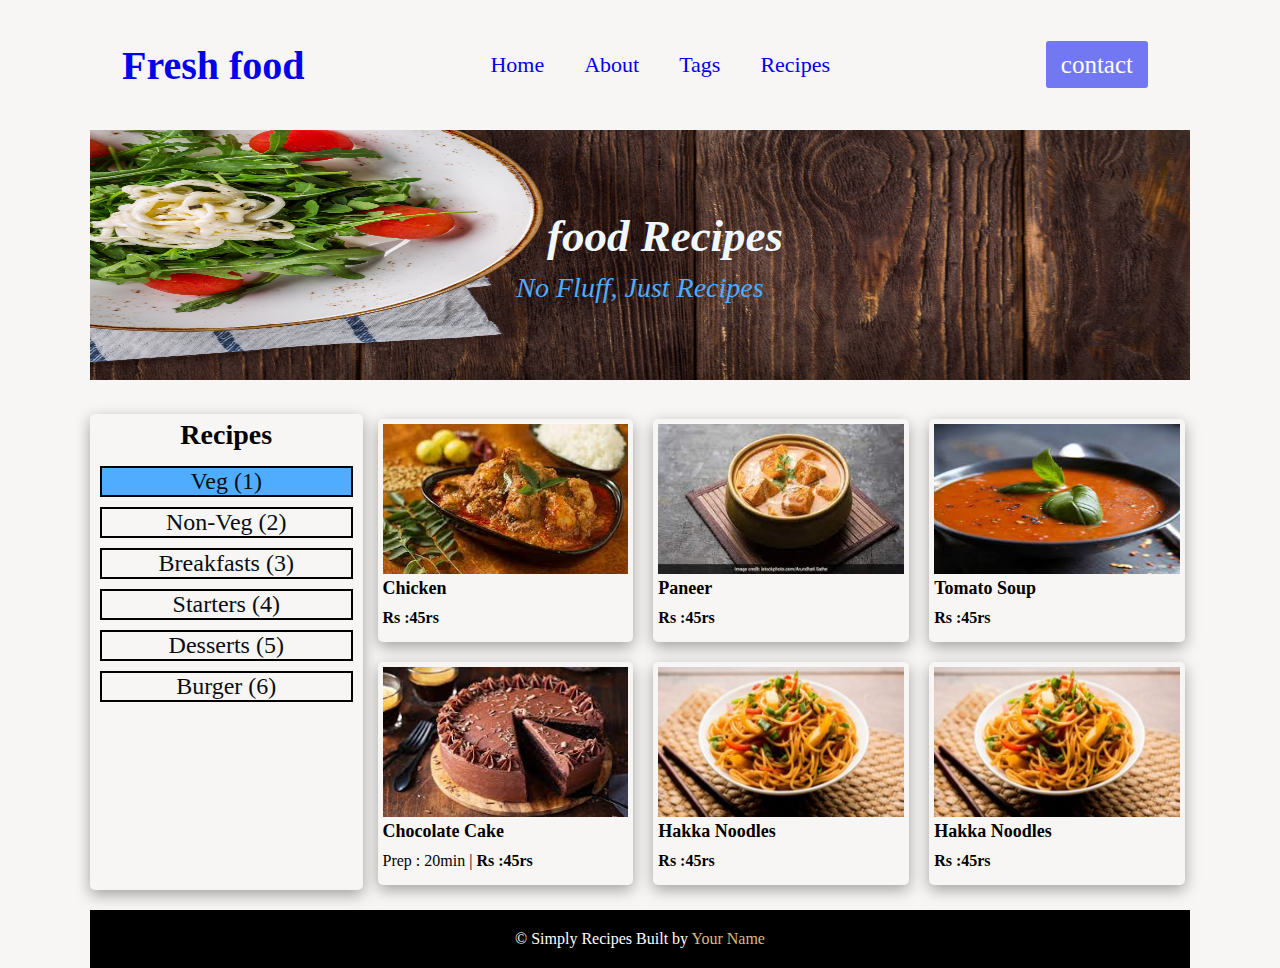
<file: Mini Project/Food Site/index.html>
<!DOCTYPE html>
<html lang="en">

<head>
    <meta charset="UTF-8" />
    <meta http-equiv="X-UA-Compatible" content="IE=edge" />
    <meta name="viewport" content="width=device-width, initial-scale=1.0" />
    <title>Fresh Food</title>
    <link rel="stylesheet" href="style.css" />
    <link rel="shortcut icon" href="/img/favicon.ico" type="image/x-icon">
</head>

<body>
    <nav class="navbar">
        <div class="nav-center">
            <div class="nav-header">
                <a href="index.html" class="nav-logo">
                    <h1 style="font-size: 40px; font-family:cursive;">Fresh food</h1>
                </a>
            </div>
            <div class="nav-links">
                <a href="index.html" class="nav-link"> home </a>
                <a href="index.html" class="nav-link"> about </a>
                <a href="index.html" class="nav-link"> tags </a>
                <a href="index.html" class="nav-link"> recipes </a>
            </div>
            <div>
                <a href="index.html" class="btn"> contact </a>
            </div>
        </div>
    </nav>
    <main class="page">
        <header class="hero">
            <div class="hero-container">
                <img src="./img/main3.jpg" alt="Main Image">
                <div class="hero-text">
                    <h1>food Recipes </h1>
                    <h4>No Fluff, Just Recipes</h4>
                </div>
            </div>
        </header>
        <section class="recipes-container">
            <div class="tags-container">
                <h4 class="text-r">recipes</h4>
                <div>
                    <a href="#" style="background-color: #4facff;"> Veg (1)</a>
                    <a href="#"> Non-Veg (2)</a>
                    <a href="#"> Breakfasts (3)</a>
                    <a href="#"> Starters (4)</a>
                    <a href="#"> Desserts (5)</a>
                    <a href="#"> Burger (6)</a>
                </div>
            </div>
            <div class="recipe-gallery">
                <div class="card">
                    <a href="#" class="recipe-text">
                        <img src="./img/recipe-1.jpeg" class="recipe-img" />
                        <h5 class="recipe-name">Chicken</h5>
                        <p class="recipe-disp"> <strong>Rs :45rs</strong></p>
                    </a>
                </div>
                <div class="card">
                    <a href="#" class="recipe-text">
                        <img src="./img/recipe-2.jpeg" class="recipe-img " />
                        <h5 class="recipe-name">Paneer</h5>
                        <p class="recipe-disp"><strong>Rs :45rs</strong></p>
                    </a>
                </div>
                <div class="card">
                    <a href="#" class="recipe-text">
                        <img src="./img/recipe-3.jpeg" class="recipe-img " />
                        <h5 class="recipe-name">Tomato Soup</h5>
                        <p class="recipe-disp">  <strong>Rs :45rs</strong></p>
                    </a>
                </div>
                <div class="card">
                    <a href="#" class="recipe-text">
                        <img src="./img/recipe-4.jpeg" class="recipe-img " />
                        <h5 class="recipe-name">Chocolate Cake</h5>
                        <p class="recipe-disp">Prep : 20min |  <strong>Rs :45rs</strong> </p>
                    </a>
                </div>
                <div class="card">
                    <a href="#" class="recipe-text">
                        <img src="./img/recipe-5.jpeg" class="recipe-img " />
                        <h5 class="recipe-name">Hakka Noodles</h5>
                        <p class="recipe-disp">  <strong>Rs :45rs</strong></p>
                    </a>
                </div>
                <div class="card">
                    <a href="#" class="recipe-text">
                        <img src="./img/recipe-5.jpeg" class="recipe-img " />
                        <h5 class="recipe-name">Hakka Noodles</h5>
                        <p class="recipe-disp">  <strong>Rs :45rs</strong></p>
                    </a>
                </div>
                 
            </div>
        </section>
    </main>

    <footer class="page-footer">
        <p>
            &copy;
            <span class="footer-logo">Simply Recipes</span> Built by
            <a href=#>Your Name</a>
        </p>
    </footer>
</body>

</html>




<!-- 
    const ab = document.querySelector(".nav-links")
let x = document.createElement("a")
x.classList.add("btn")
x.textContent="Recipes 2"
'Recipes 2'
ab.append(x)
 -->
</file>
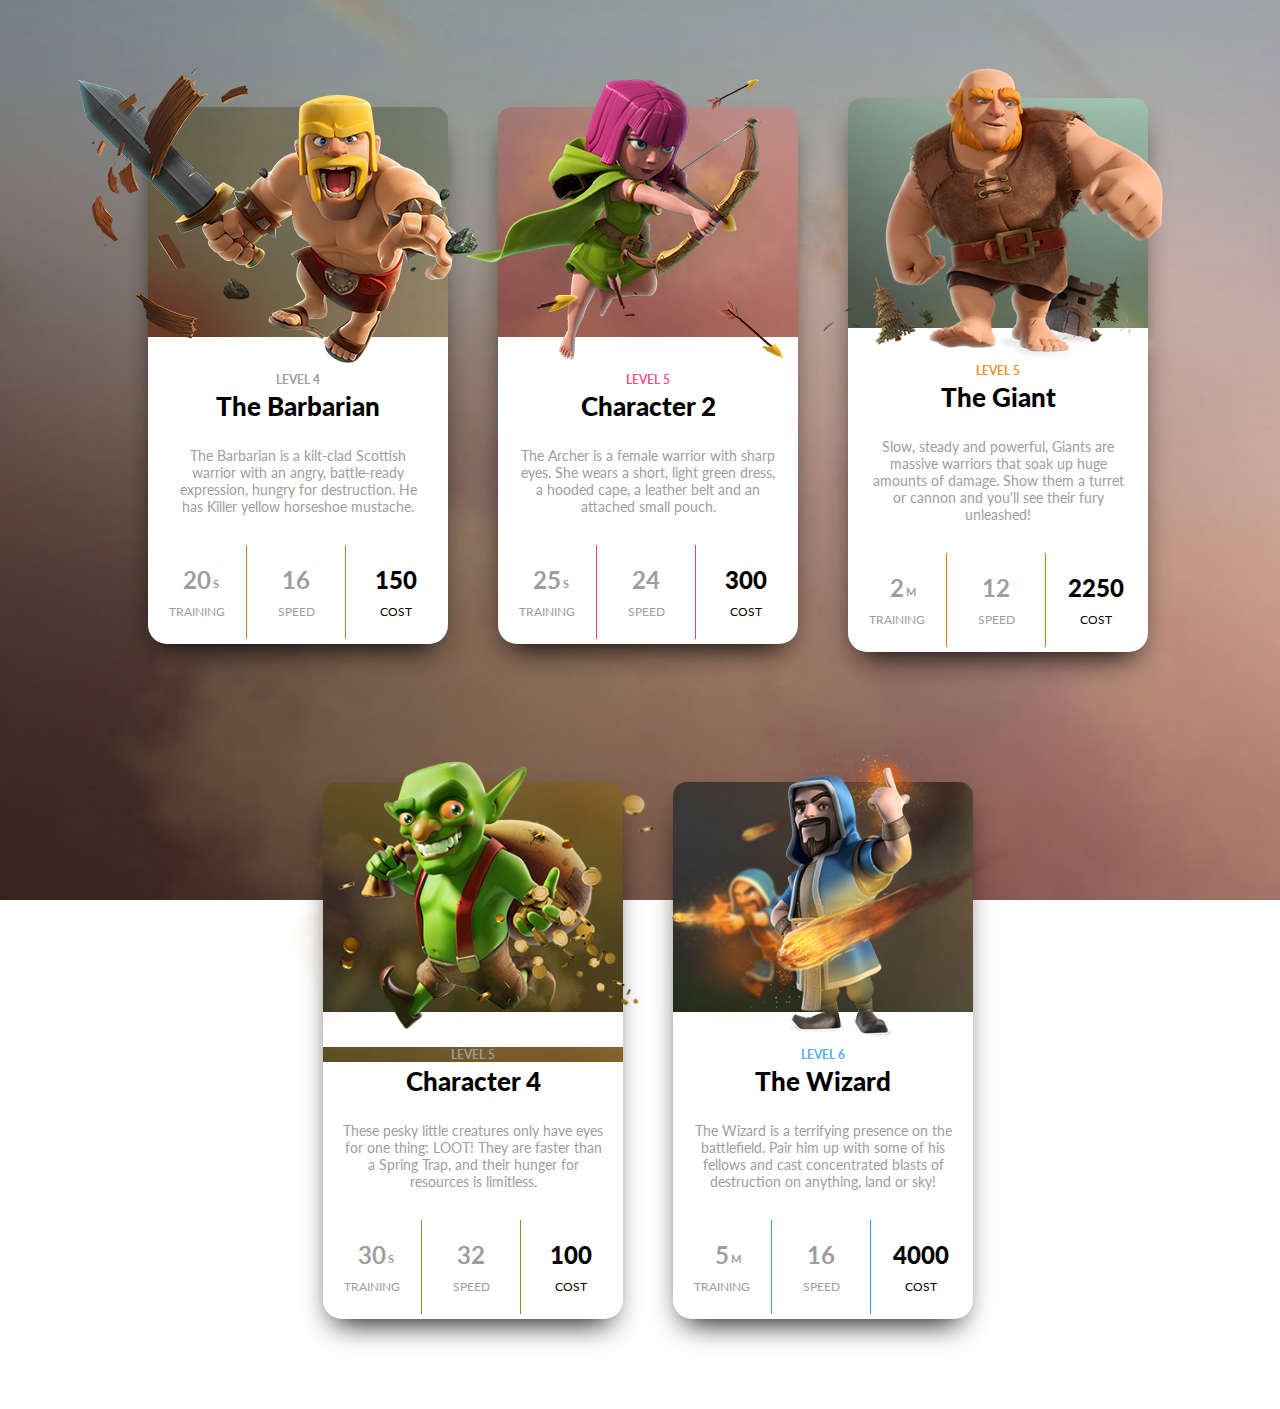
<file: Mini Project/Game collection/index.html>
<!DOCTYPE html>
<html lang="en">
<!-- Deepak Kumar -->
<head>
    <meta charset="UTF-8" />
    <meta http-equiv="X-UA-Compatible" content="IE=edge" />
    <meta name="viewport" content="width=device-width, initial-scale=1.0" />
    <title>Game Collection</title>
    <link rel="stylesheet" href="./style.css" />
</head>

<body>
    <div class="container">
        <div class="wrapper">
            <div class="clash-card barbarian">
                <div class="clash-card__image clash-card__image--barbarian">
                    <img src="./assets/barbarian.png" alt="barbarian" />
                </div>
                <div class="clash-card__level deepak ">
                    Level 4
                </div>
                <div>The Barbarian</div>
                <div class=" description">
                    The Barbarian is a kilt-clad Scottish warrior with an angry,
                    battle-ready expression, hungry for destruction. He has Killer
                    yellow horseshoe mustache.
                </div>

                <div class="clash-card__unit-stats  stats--bar clearfix">
                    <div class="one-third">
                        <div class="stat">20<sup>S</sup></div>
                        <div class="stat-value">Training</div>
                    </div>

                    <div class="one-third">
                        <div class="stat">16</div>
                        <div class="stat-value">Speed</div>
                    </div>

                    <div class="one-third no-border">
                        <div class="stat">150</div>
                        <div class="stat-value">Cost</div>
                    </div>
                </div>
            </div>
        </div>
        <!-- end wrapper -->

        <div class="wrapper">
            <div class="clash-card archer">
                <div class="clash-card__image clash-card__image--archer">
                    <img src="./assets/archer.png" alt="archer" />
                </div>
                <div class="clash-card__level card-level-textr">Level 5</div>
                <div>Character 2</div>
                <div class=" description">
                    The Archer is a female warrior with sharp eyes. She wears a short,
                    light green dress, a hooded cape, a leather belt and an attached
                    small pouch.
                </div>

                <div class="clash-card__unit-stats  strt-archer clearfix">
                    <div class="one-third">
                        <div class="stat">25<sup>S</sup></div>
                        <div class="stat-value">Training</div>
                    </div>

                    <div class="one-third">
                        <div class="stat">24</div>
                        <div class="stat-value">Speed</div>
                    </div>

                    <div class="one-third no-border">
                        <div class="stat">300</div>
                        <div class="stat-value">Cost</div>
                    </div>
                </div>
            </div>
            <!-- end clash-card archer-->
        </div>
        <!-- end wrapper -->

        <div class="wrapper">
            <div class="clash-card giant">
                <div class="clash-card__image card_img">
                    <img src="./assets/giant.png" alt="giant" />
                </div>
                <div class="clash-card__level  level-gi">Level 5</div>
                <div>The Giant</div>
                <div class=" description">
                    Slow, steady and powerful, Giants are massive warriors that soak up
                    huge amounts of damage. Show them a turret or cannon and you'll see
                    their fury unleashed!
                </div>

                <div class="clash-card__unit-stats unit-giant clearfix">
                    <div class="one-third">
                        <div class="stat">2<sup>M</sup></div>
                        <div class="stat-value">Training</div>
                    </div>

                    <div class="one-third">
                        <div class="stat">12</div>
                        <div class="stat-value">Speed</div>
                    </div>

                    <div class="one-third no-border">
                        <div class="stat">2250</div>
                        <div class="stat-value">Cost</div>
                    </div>
                </div>
            </div>
        </div>
        <!-- end wrapper -->

        <div class="wrapper">
            <div class="clash-card goblin">
                <div class="clash-card__image  globian-dep">
                    <img src="./assets/goblin.png" alt="goblin" />
                </div>
                <div class="clash-card__level  globian-dep">Level 5</div>
                <div>Character 4</div>
                <div class=" description">
                    These pesky little creatures only have eyes for one thing: LOOT!
                    They are faster than a Spring Trap, and their hunger for resources
                    is limitless.
                </div>

                <div class="clash-card__unit-stats  clash-gob clearfix">
                    <div class="one-third">
                        <div class="stat">30<sup>S</sup></div>
                        <div class="stat-value">Training</div>
                    </div>

                    <div class="one-third">
                        <div class="stat">32</div>
                        <div class="stat-value">Speed</div>
                    </div>

                    <div class="one-third no-border">
                        <div class="stat">100</div>
                        <div class="stat-value">Cost</div>
                    </div>
                </div>
            </div>
        </div>
        <!-- end wrapper -->

        <div class="wrapper">
            <div class="clash-card wizard">
                <div class="clash-card__image  clash-wiz">
                    <img src="./assets/wizard.png" alt="wizard" />
                </div>
                <div class="clash-card__level level_wizard_card">Level 6</div>
                <div>The Wizard</div>
                <div class=" description">
                    The Wizard is a terrifying presence on the battlefield. Pair him up
                    with some of his fellows and cast concentrated blasts of destruction
                    on anything, land or sky!
                </div>

                <div class="clash-card__unit-stats clash-card-wiz clearfix">
                    <div class="one-third">
                        <div class="stat">5<sup>M</sup></div>
                        <div class="stat-value">Training</div>
                    </div>

                    <div class="one-third">
                        <div class="stat">16</div>
                        <div class="stat-value">Speed</div>
                    </div>

                    <div class="one-third no-border">
                        <div class="stat">4000</div>
                        <div class="stat-value">Cost</div>
                    </div>
                </div>
            </div>
            <!--End of the card-->
        </div>
        <!-- end wrapper -->
    </div>
    <!-- end container -->
</body>

</html>
</file>
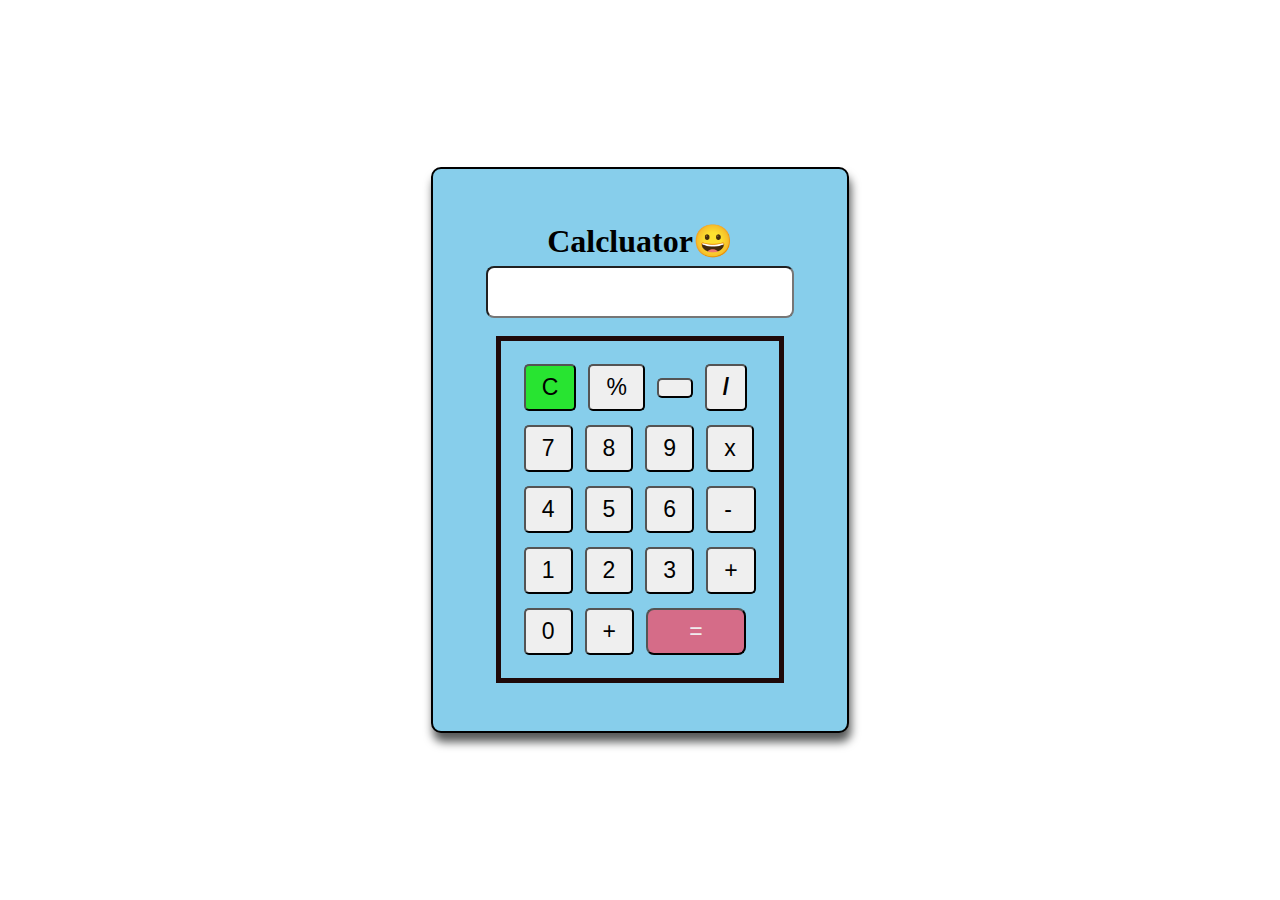
<file: JovacInternshipCodingBlocks/Small Project/Html/index.html>
<!DOCTYPE html>
<html lang="en">

<link>
<meta charset="UTF-8">
<meta name="viewport" content="width=device-width, initial-scale=1.0">
<link rel="stylesheet" href="https://cdnjs.cloudflare.com/ajax/libs/font-awesome/6.3.0/css/all.min.css"
        integrity="sha512-SzlrxWUlpfuzQ+pcUCosxcglQRNAq/DZjVsC0lE40xsADsfeQoEypE+enwcOiGjk/bSuGGKHEyjSoQ1zVisanQ=="
        crossorigin="anonymous" referrerpolicy="no-referrer" />
        <!-- <link rel="stylesheet" href="../CSS/style.css"> -->
<title>Document</title>
</head>
<style>
    * {
        margin: 0;
        padding: 0;
    }

    body {
        display: flex;
        width: 100%;
        height: 100vh;
        flex-direction: column;
        flex-wrap: wrap;
        justify-content: center;
        align-items: center;
        box-sizing: border-box;
    }

    table {
        display: flex;
        flex-direction: column;
        justify-content: center;
        align-items: center;
        padding: 3rem;
        background-color: skyblue;
        border-radius: 10px;
        border: 2px solid black;
        box-shadow: 2px 9px 10px  rgb(87, 89, 89);
    }

    td,
    th {
        padding: 5px;
        text-align: center;
        
    }

    td {
        border-radius: 2px;
    }

    thead {

        margin-bottom: .8rem;
        display: flex;
        flex-direction: column;
        border-radius: 2px solid #0000;

    }

    thead tr td {
        display: flex;
        flex-direction: column;
        text-align: center;
        border-radius: 8px;
    }

    tbody {
        display: flex;
        flex-direction: column;
        /* align-items: center; */
        padding: 1rem;
        /* border-spacing: .3rem; */

        border: 5px solid rgb(30, 9, 9);

    }

    thead tr td #screen {
        /* text-align: center; */
        display: block;
        /* max-width: 80%; */
        width: 19rem;
        height: 3rem;
        font-size: 25px;
        border-radius: 8px;
        /* margin-left: 3rem; */
    }

    thead tr th button {
        /* align-items: center; */
        padding: .5rem 3rem;
        font-size: 23px;
    }

    tbody tr td button {
        display: flex;
        flex-direction: column;
        font-size: 23px;
        align-items: center;
        padding: .5rem 1rem;
        border-radius: 5px;
        transition: .5s;

    }

    button:hover {
        background: #5f5353;
        color: aliceblue;
    }

    tbody tr #btn button {
        /* display: grid; */
        width: 100px;
        padding: .5rem 1rem;
        align-items: center;
    }
</style>

<body>
    <table cellspacing="">

        <thead>


            <tr class="input">

                <td>
                    <h1 style="margin-bottom: .4rem;"><strong>Calcluator😀</strong></h1>
                    <input type="text" id="screen" name="text" />
                </td>
            </tr>

        </thead>
        <tbody class="flex">
            <tr class="head">
                <td><button style="background: rgb(40, 228, 49);">C</button></td>
                <td><button>%</button></td>
                <td><button style="text-align: center; " ><i class="fa-sharp fa-solid fa-delete-left"> </i></button></td>
                <td><button ><strong>/</strong></button></td>
            </tr>
            <tr>
                <td><button>7</button></td>
                <td><button>8</button></td>
                <td><button>9</button></td>
                <td><button>x</button></td>
            </tr>
            <tr>
                <td><button>4</button></td>
                <td><button>5</button></td>
                <td><button>6</button></td>
                <td><button>-&nbsp;</button></td>

            </tr>
            <tr>
                <td><button>1</button></td>
                <td><button>2</button></td>
                <td><button>3</button></td>
                <td><button>+</button></td>



            </tr>
            <tr>
                <td><button>0</button></td>
                <td><button>+</button></td>
                <td id="btn"><button style="background:  rgba(238, 77, 104, 0.756); color: rgba(241, 241, 242, 0.97); outline: none;border-radius: 8px;">=     </button></td>


            </tr>
        </tbody>
        </thead>
    </table>
</body>
<script src="cal.js"></script>

</html>
</file>
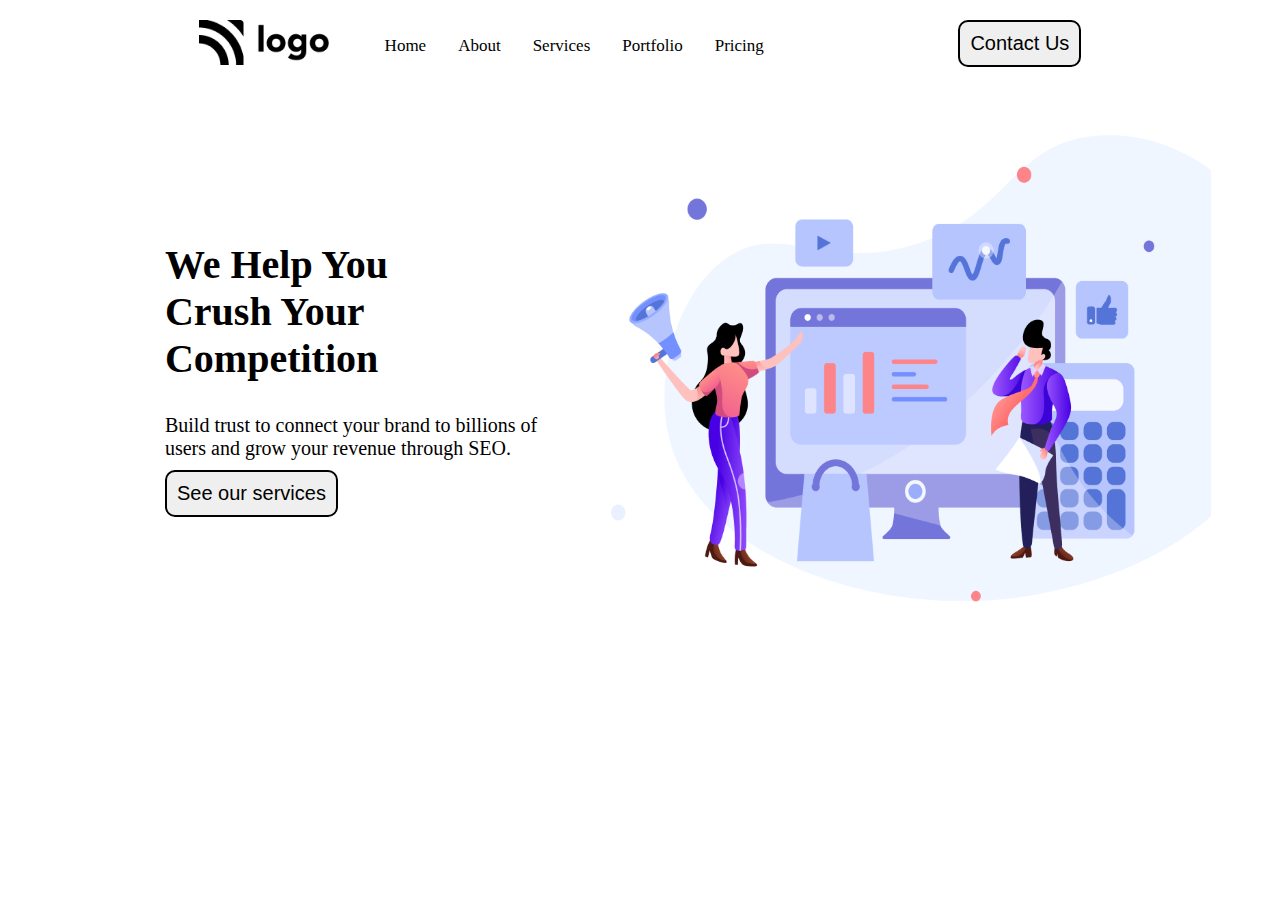
<file: Mini Project/Landing Page/Project  4/index.html>
<!DOCTYPE html>
<html lang="en">
  <head>
    <meta charset="UTF-8" />
    <meta http-equiv="X-UA-Compatible" content="IE=edge" />
    <meta name="viewport" content="width=device-width, initial-scale=1.0" />
    <!-- stylesheet -->
    <link rel="stylesheet" href="style.css" />
    <!-- Font -->
    <link rel="preconnect" href="https://fonts.googleapis.com" />
    <link rel="preconnect" href="https://fonts.gstatic.com" crossorigin />
    <link
      href="https://fonts.googleapis.com/css2?family=Poppins:wght@200;300;400;500;600;700;800&display=swap"
      rel="stylesheet"
    />
    <title>Landing Page</title>
  </head>
  <body>
    <div class="container">
      <section aria-label="navbar">
        <nav class="navbar-container">
          <div class="grow-list">
          <div>  
            <img src="./assets/Logo.png" width="130px" alt="brand-logo" />
          </div>
            <ul class="list">
              <li class="list-item">Home</li>
              <li class="list-item">About</li>
              <li class="list-item">Services</li>
              <li class="list-item">Portfolio</li>
              <li class="list-item">Pricing</li>
            </ul>
          </div>
          <div class="button-group">
            <button class="nav-button">Contact Us</button>
          </div>
        </nav>
      </section>
      <!-- Banner -->
      <section aria-label="banner">
        <div class="banner-container">
          <!-- Left text -->
          <div class="left">
            <h1 class="heading-text">
              We Help You <br><span>Crush</span> Your<br> Competition
            </h1>
            <p class="description">
              Build trust to connect your brand to billions of<br> users and grow
              your revenue through SEO.
            </p>
            <button class="nav-button btn">See our services</button>
          </div>
          <!-- Right Text -->
          <div class="right">
            <img src="./assets/Header Illustration.png" width="600px" alt="illustration" />
          </div>
        </div>
      </section>
    </div>
  </body>
</html>
</file>
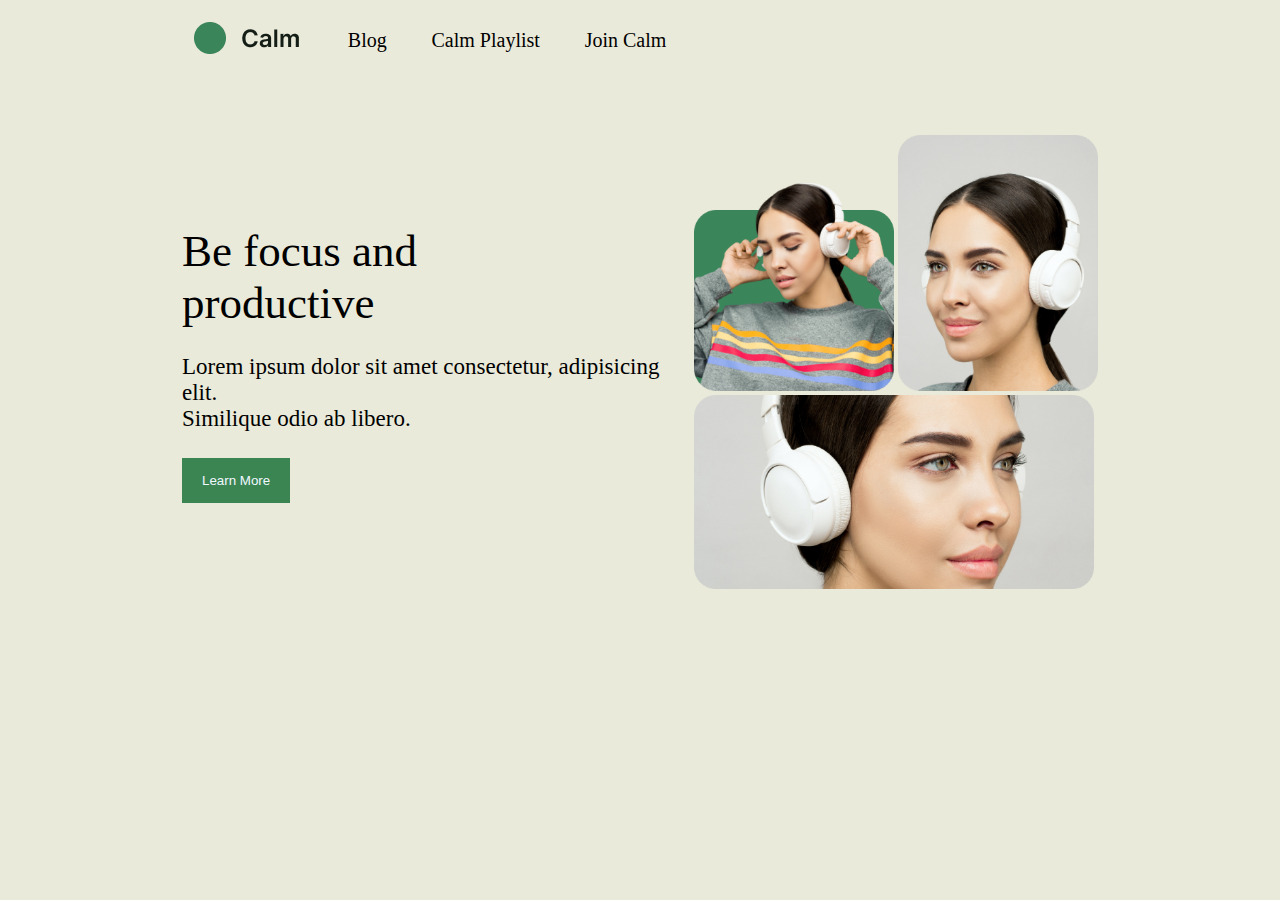
<file: Mini Project/Landing Page/Project 1/index.html>
<!DOCTYPE html>
<html lang="en">
<head>
    <meta charset="UTF-8">
    <meta name="viewport" content="width=device-width, initial-scale=1.0">
    <title>Document</title>
    <link rel="stylesheet" href="style.css">
</head>
 
<body>
    <nav>
     <ul>
        <li><img src="./images/logo.png"></li>
        <li>Blog</li>
        <li>Calm Playlist</li>
        <li>Join Calm</li>
     </ul>
     </nav>

    <!-- Hero Section -->
    <main>
        <div class="leftMain">
            <div>Be focus and <br> productive</div>
            <p> Lorem ipsum dolor sit amet consectetur, adipisicing elit.<br> Similique odio ab libero.</p>
            <button>Learn More</button>
        </div>
        <!-- Right  -->
        <div class="rightMain">
            <div>
                <img src="./images/img1.png">
                <img src="./images/img2.png">
            </div>
            <div><img src="./images/img3.png"></div>
            
        </div>
    </main>


    
</body>
</html>
</file>
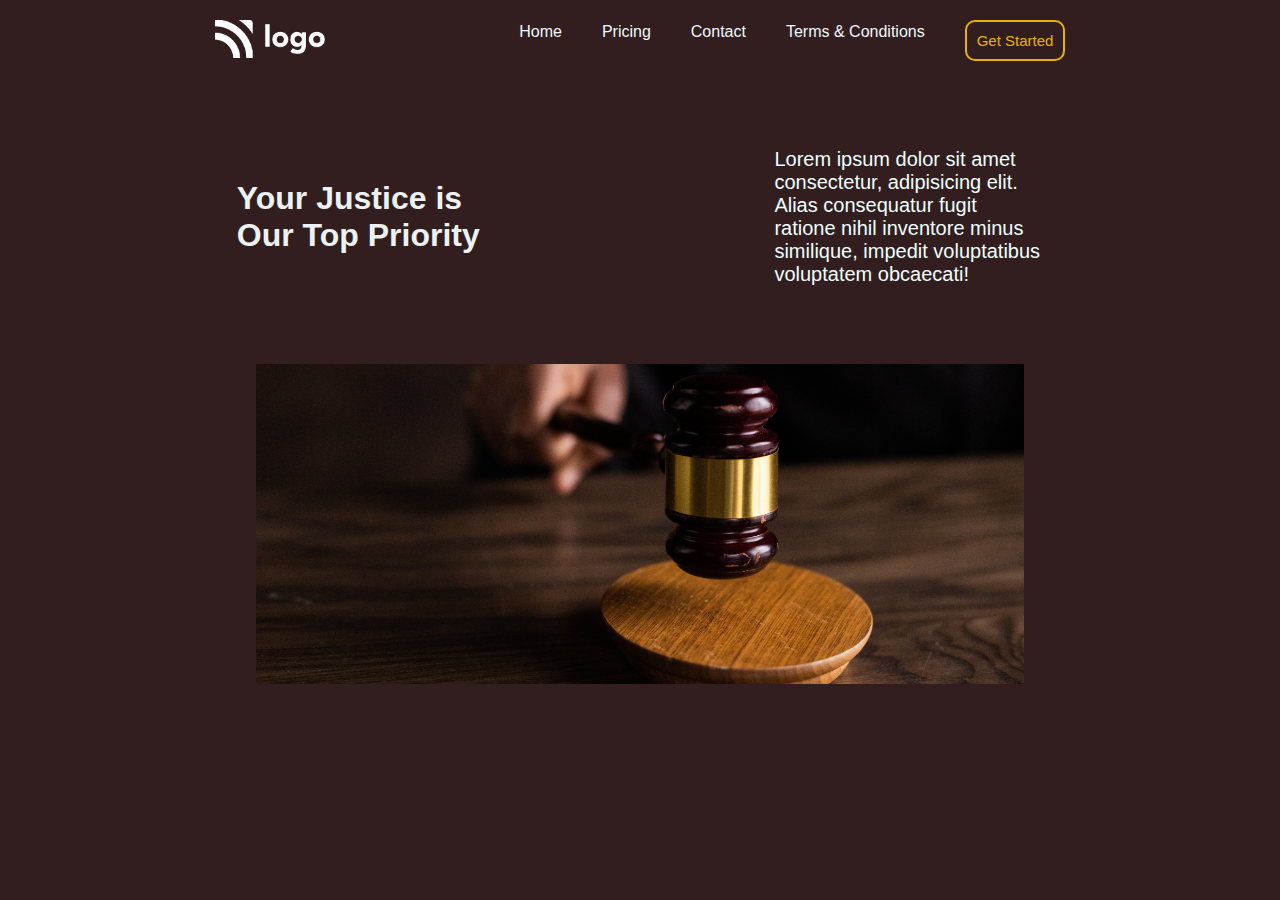
<file: Mini Project/Landing Page/Project 3/index.html>
<!DOCTYPE html>
<html lang="en">

<head>
    <meta charset="UTF-8">
    <meta name="viewport" content="width=device-width, initial-scale=1.0">
    <title>Document</title>
    <link rel="stylesheet" href="style.css">
</head>
<style>
    
</style>

<body>
    <nav>
        <div><img src="./assets/white-logo.png" width="110px"></div>
        <div>
            <ul>

                <li>Home</li>
                <li>Pricing</li>
                <li>Contact</li>
                <li>Terms & Conditions</li>
                <button>Get Started</button>
            </ul>
        </div>
    </nav>

    <!-- Hero Section -->
    <main>
        <div class="leftMain">
            <h1>Your Justice is <br> Our Top Priority</h1>
        </div>
        <div class="rightMain"><p>
            Lorem ipsum dolor sit amet consectetur, adipisicing elit.
             Alias consequatur fugit ratione nihil inventore
            minus similique, impedit voluptatibus voluptatem obcaecati!</p>
        </div>
        
    </main>
    <footer><img src="./assets/banner.png"></footer>
    



</body>

</html>
</file>
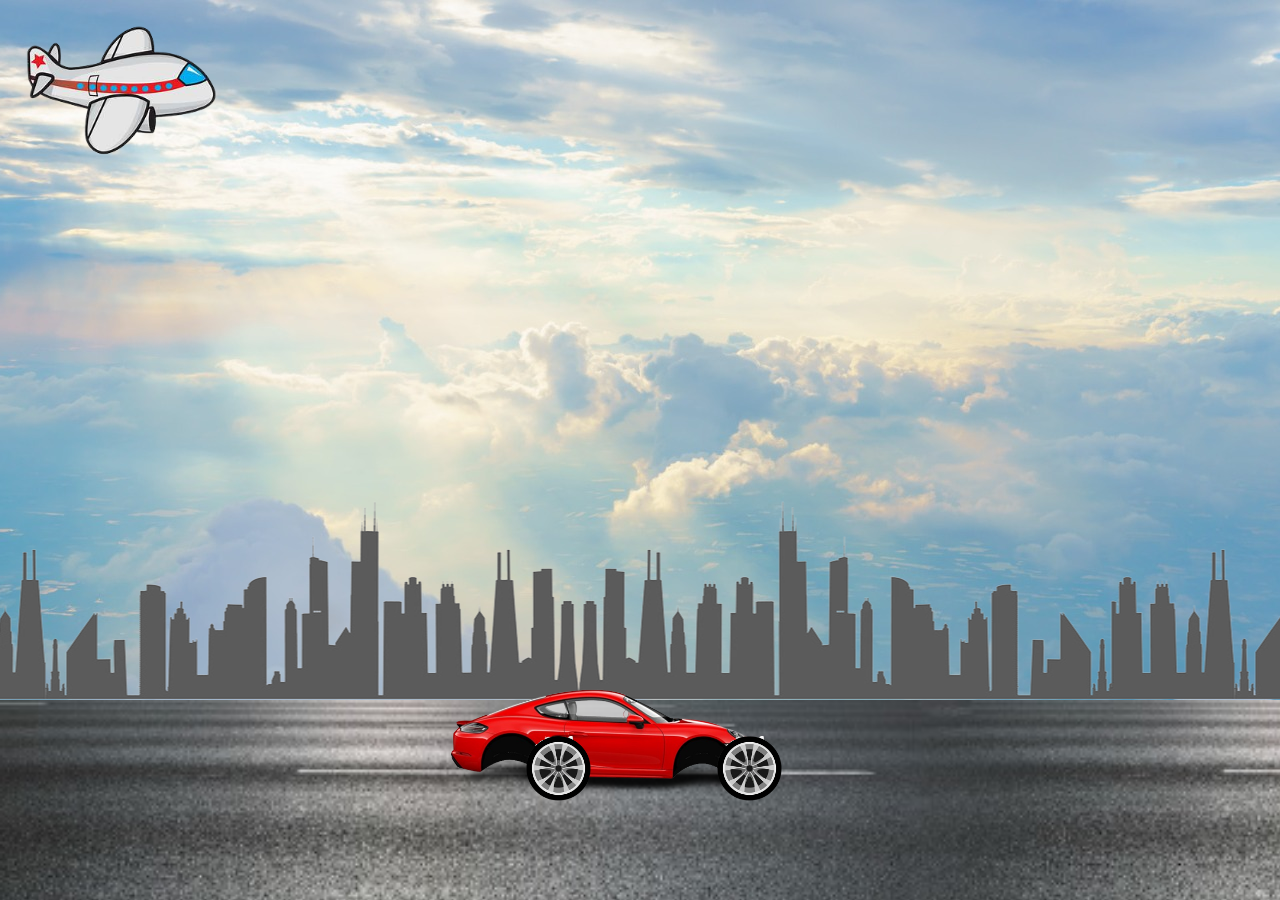
<file: JovacInternshipCodingBlocks/Small Project/Html/CarAnimation.html>
<!DOCTYPE html>
<html lang="en">
<head>
    <meta charset="UTF-8">
    <meta http-equiv="X-UA-Compatible" content="IE=edge">
    <meta name="viewport" content="width=device-width, initial-scale=1.0">
    <link rel="stylesheet" href="../CSS/style.css">
    <title>Document</title>
</head>
<body>
    <div class="car2">
        <img src="../images/Assest/aeroplane.png" alt="car">
    </div>
    <div class="samarth">

        <div class="highway"></div>
        <div class="city"></div>
        <div class="car">
            <img src="../images/Assest/car.png" alt="">
        </div>
        <div class="wheel">
            <img src="../images/Assest/wheel.png" alt="" class="back-wheel">
            <img src="../images/Assest/wheel.png" alt="" class="front-wheel">
        </div>

        
    </div>
    
</body>
</html>
</file>
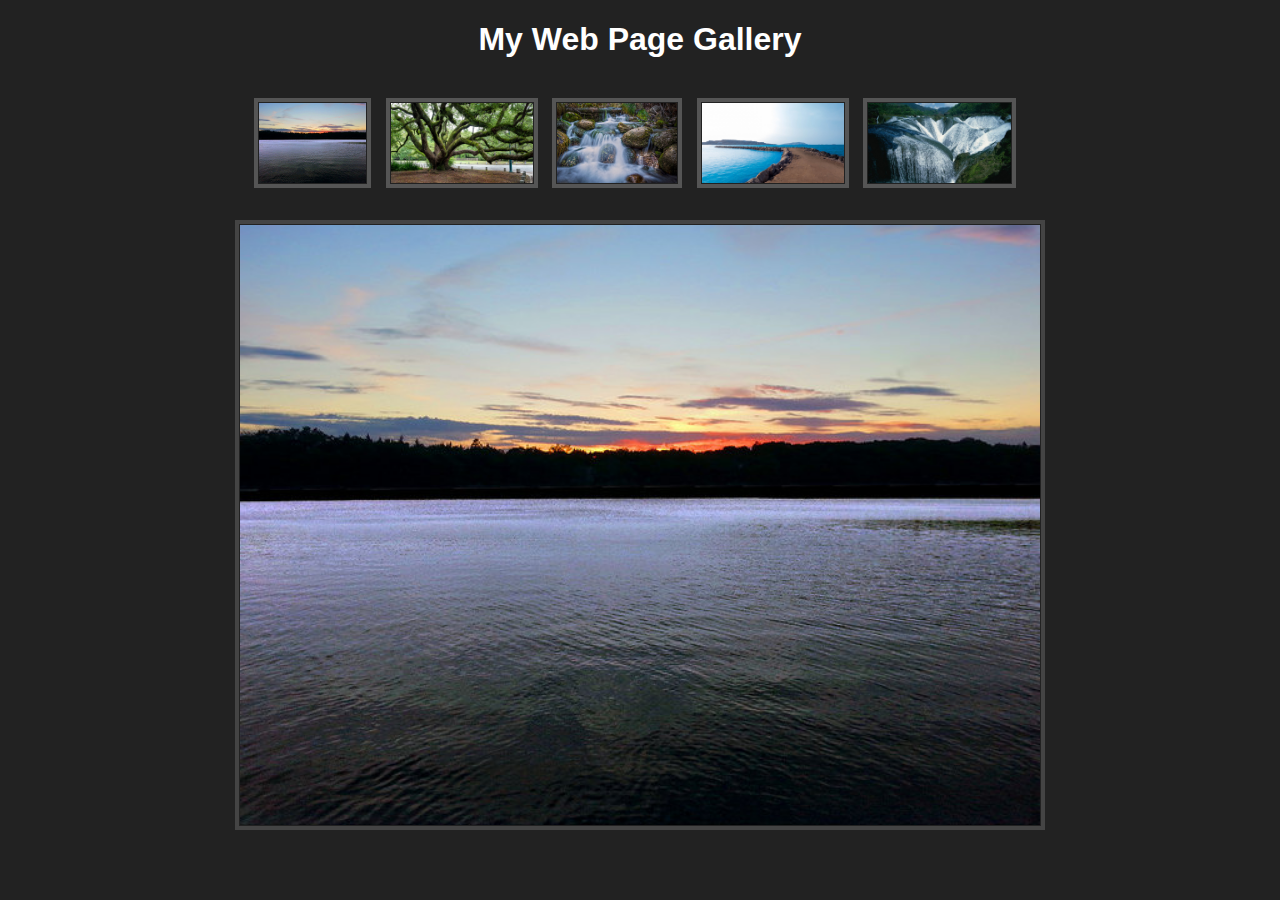
<file: JovacInternshipCodingBlocks/Small Project/Html/GallaryJs.html>
<!DOCTYPE html>
<html>
<head>
<meta charset="utf-8" />
<meta name="viewport" content="width=device-width, initial-scale=1">
<title>CSS Web Page</title>

<style>

	body {
		background: #222;
		margin-top: 20px;
		font-family: arial;
		color: white;
	}
	
	.thumbnails img {
	height: 80px;
	border: 4px solid #555;
	padding: 1px;
	margin: 0 10px 10px 0;
	overflow-x: auto;
	transition: 2ms;
	}
	
	.thumbnails img:hover {
	border: 4px solid #00ccff;
	transform:  scale(1)
	}
	
	.preview img {
	border: 4px solid #444;
	padding: 1px;
	width: 800px;
	}
	
</style>

</head>
<body>

<div id="container" align="center">

	<h1>My Web Page Gallery</h1>
		
	<br />
	
	<div class="thumbnails">
		<img onmouseover="preview.src=img1.src" name="img1" src="../images/Assest/img1.jpg" />
		<img onmouseover="preview.src=img2.src" name="img2" src="../images/Assest/img2.jpg" />
		<img onmouseover="preview.src=img3.src" name="img3" src="../images/Assest/img3.jpg" />
		<img onmouseover="preview.src=img4.src" name="img4" src="../images/Assest/img4.jpg" />
		<img onmouseover="preview.src=img5.src" name="img5" src="../images/Assest/img5.jpg" />
    
	</div>
	
	<br/>
	
	<div class="preview" align="center">
		<img name="preview" src="../images/Assest/img1.jpg" />
	</div>

</div>

</body>
</html>
</file>
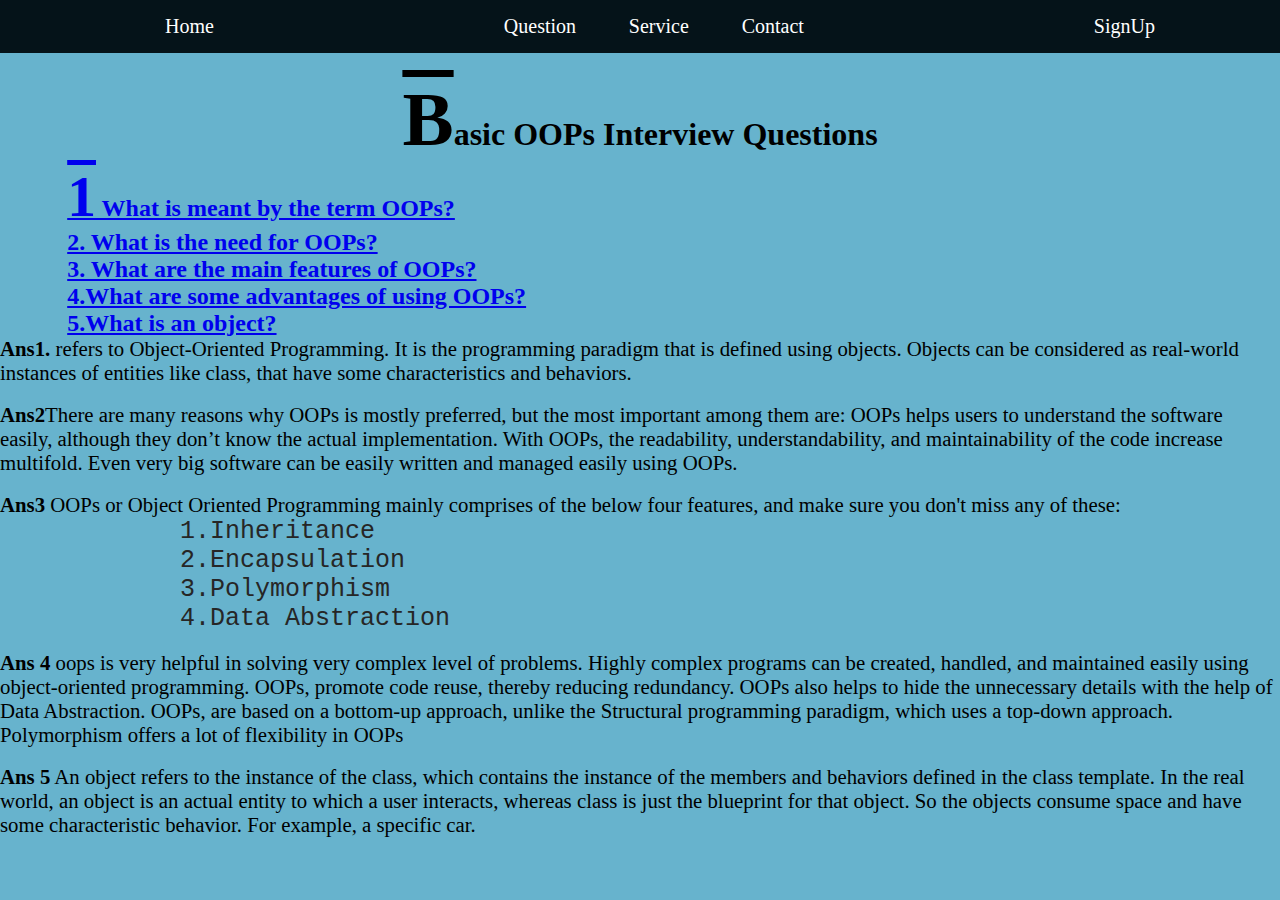
<file: JovacInternshipCodingBlocks/Small Project/Html/Navbar.html>
<!DOCTYPE html>
<html lang="en">

<head>
    <meta charset="UTF-8">
    <meta name="viewport" content="width=device-width, initial-scale=1.0">
    <link rel="stylesheet" href="../CSS/style1.css">
    <title>Document</title>
</head>

<body>
    <nav>
        <a href="#">Home</a>
        <ul>
            <li>Question</li>
            <li>Service</li>
            <li>Contact</li>
        </ul>
        <a href="#">SignUp</a>
    </nav>

    <main>
        <h1 style="color: black; text-align: center; margin-top: 23px;">Basic OOPs Interview Questions<h1>
                <ul>
                    <a href="#1">1 What is meant by the term OOPs?</a>
                    <a href="#2">2. What is the need for OOPs?</a>
                    <a href="#3">3. What are the main features of OOPs?</a>
                    <a href="#4">4.What are some advantages of using OOPs?</a>
                    <a href="#5">5.What is an object?</a>
                </ul>

    </main>
    <section>
        <p id="1"><strong>Ans1.</strong> refers to Object-Oriented Programming. It is the programming paradigm that is defined
            using objects.
            Objects can be considered as real-world instances of entities like class, that have some characteristics and
            behaviors.</p><br>
        <p id="2"><strong>Ans2</strong>There are many reasons why OOPs is mostly preferred, but the most important among them
            are:
            OOPs helps users to understand the software easily, although they don’t know the actual implementation.
            With OOPs, the readability, understandability, and maintainability of the code increase multifold.
            Even very big software can be easily written and managed easily using OOPs.</p><br>
        <p id="3"><strong>Ans3</strong>
            OOPs or Object Oriented Programming mainly comprises of the below four features, and make sure you don't
            miss any of these:
         
          <pre style="font-size: 25px;">
            1.Inheritance
            2.Encapsulation
            3.Polymorphism
            4.Data Abstraction</pre>
            
          <br>
        </p>
        <p id="4"><strong>Ans 4</strong> oops is very helpful in solving very complex level of problems.
               Highly complex programs can be created, handled, and maintained easily using object-oriented programming.</li>
               OOPs, promote code reuse, thereby reducing redundancy.
               OOPs also helps to hide the unnecessary details with the help of Data Abstraction. 
               OOPs, are based on a bottom-up approach, unlike the Structural programming paradigm, which uses a top-down approach.</li>
               Polymorphism offers a lot of flexibility in OOPs</p><br>
                <p id="5" ><strong>Ans 5</strong>
                    An object refers to the instance of the class, which contains the instance of the members and behaviors defined in the class template. In the real world, an object is an actual entity to which a user interacts, whereas class is just the blueprint for that object. So the objects consume space and have some characteristic behavior.
For example, a specific car.
                </p>
    </section>
    <script>
        var firstName = prompt("What is Your Name?")
        if(firstName == ""|| firstName==null){
            alert("You did not Enter your Name")
        }
        else{
            alert("Hi "+ firstName+", always remeber your are Genuis")
        } 
    </script>

</body>

</html>
</file>
<file: Mini Project/Food Site/style.css>
*{
    margin: 0;
    padding: 0;
    box-sizing: border-box;
}

body{
    background-color: #f8f5f5;
    max-width: 1100px;
    margin: 0 auto;
}

.navbar{
    padding: 32px;
}

.nav-center{
    display: flex;
    justify-content: space-between;
    align-items: center;
}

.nav-links{
    display: flex;
    align-items: center;
    font-size: 22px;

}

.recipe-text{
    text-transform: capitalize;
    text-decoration: none;
    color: black;
}

a{
    text-decoration: none;
     
}

.nav-link{
    padding: 20px 10px;
}

.nav-links a{
    margin-right: 20px;
    text-transform: capitalize;
    text-decoration: none;
}

.btn{
    background-color: #7178f1;
    padding: 10px 15px;
    color: white;
    border-radius: 3px;
    margin: 10px;
    font-size: 25px;
}

.hero-container{
    position: relative;
    text-align: center;
    margin-bottom: 30px;
}

.hero-container img{
    width: 100%;
    height: 250px;
}

.hero-text{
    position: absolute;
    top: 50%;
    left:50% ;
    transform: translate(-50%,-50%);
}

.hero-text h1{
    font-size: 45px;
    color: aliceblue;
    margin-bottom: 10px;
    margin-left: 50px;
    font-style: italic;
}

.hero-text h4{
    font-size: 28px;
    color: #4facff;
    font-weight: 400;
    font-style: italic;
}


.recipes-container{
    margin: 0 auto;
    display: grid;
    grid-template-columns: 1fr 3fr;
    gap: 10px;
}

.recipe-gallery{
    display: grid;
    grid-template-columns: 1fr 1fr 1fr;
    gap: 20px;
}
.recipe-gallery .card {
    box-shadow: rgba(0, 0, 0, 0.35) 0px 5px 15px;

}

.recipes-container div{
    padding: 5px;
    border-radius: 5px;

} 

.recipe-img{
    width: 100%;
    height: 150px;
}

.recipe-name{
    text-transform: capitalize;
    font-size: 18px;
    /* margin-top: 10px; */
}

.recipe-disp{
    text-transform: capitalize;
    font-size: 16px;
    margin: 10px 0;
}

.tags-container{
    text-align: center;
    box-shadow: rgba(0, 0, 0, 0.35) 0px 5px 15px;

}

.tags-container div:nth-child(2) {
    display: flex;
    flex-direction: column;
    box-shadow: none;

}

.tags-container div:nth-child(2)> a{
    margin-bottom: 10px;
    font-size: 24px;
    color: #070d12;
     border: 2px solid black;
    text-transform: capitalize;
}

.text-r{
    font-size: 28px;
    text-transform: capitalize;
    margin-bottom: 10px;
}

.page-footer{
    text-align: center;
    background-color: black;
    color: white;
    padding: 20px;
    margin-top: 20px;
}

.page-footer a{
    text-decoration: none;
    color: burlywood;
    
}
</file>
<file: Mini Project/Game collection/style.css>
@import url(https://fonts.googleapis.com/css?family=Lato:400,700,900);
*,
*:before,
*:after {
  box-sizing: border-box;
}

body {
  background: url("./assets/coc-background.jpg") no-repeat center center fixed;
  background-size: cover;
  font: 14px "Lato", Arial, sans-serif;
  color: #9e9e9e;
  height: 100vh;
  width: 100vw;
  display: flex;
  align-items: center;
  justify-content: space-around;
  overflow-x: hidden;
}

.container {
  margin: auto;
  display: flex;
  gap: 50px;
  align-items: center;
  justify-content: center;
  flex-wrap: wrap;
  padding: 50px 30px;
}

.wrapper {
  padding-top: 40px;
  padding-bottom: 40px;
}
.wrapper:focus {
  outline: 0;
}

.clash-card {
  background: white;
  width: 300px;
  display: inline-block;
  margin: auto;
  border-radius: 19px;
  position: relative;
  text-align: center;
  box-shadow: -1px 15px 30px -12px black;
  z-index: 9999;
}

.clash-card__image {
  position: relative;
  height: 230px;
  margin-bottom: 35px;
  border-top-left-radius: 14px;
  border-top-right-radius: 14px;
}

.clash-card__image--barbarian {
  background: url("./assets/barbarian-bg.jpg");
}
.clash-card__image--barbarian img {
  width: 400px;
  position: absolute;
  top: -65px;
  left: -70px;
}

.clash-card__image--archer {
  background: url("./assets/archer-bg.jpg");
}
.clash-card__image--archer img {
  width: 400px;
  position: absolute;
  top: -34px;
  left: -37px;
}

.card_img {
  background: url("./assets/giant-bg.jpg");
}
.card_img img {
  width: 340px;
  position: absolute;
  top: -30px;
  left: -25px;
}

.globian-dep {
  background: url("./assets//goblin-bg.jpg");
}
.globian-dep img {
  width: 370px;
  position: absolute;
  top: -21px;
  left: -37px;
}

 .clash-wiz {
  background: url("./assets/wizard-bg.jpg");
}
 .clash-wiz img {
  width: 345px;
  position: absolute;
  top: -28px;
  left: -10px;
}

.clash-card__level {
  text-transform: uppercase;
  font-size: 12px;
  font-weight: 700;
  margin-bottom: 3px;
}

.clash-card__level--barbarian {
  color: #ec9b3b;
}

.card-level-textr {
  color: #ee5487;
}

.level-gi {
  color: #f6901a;
}

 .globian-lev {
  color: #82bb30;
}

.level_wizard_card {
  color: #4facff;
}

.clash-card div:nth-child(3) {
  font-size: 26px;
  color: black;
  font-weight: 900;
  margin-bottom: 5px;
}

 .description {
  padding: 20px;
  margin-bottom: 10px;
}


 .stats--bar .one-third {
  border-right: 1px solid #bd7c2f;
}


 .strt-archer .one-third {
  border-right: 1px solid #d04976;
}


.unit-giant .one-third {
  border-right: 1px solid #de7b09;
}


 .clash-gob .one-third {
  border-right: 1px solid #71a32a;
}

.clash-card-wiz .one-third {
  border-right: 1px solid #309eff;
}

.clash-card__unit-stats {

  font-weight: 700;
  border-bottom-left-radius: 14px;
  border-bottom-right-radius: 14px;
}
.clash-card__unit-stats .one-third {
  width: 33%;
  float: left;
  padding: 20px 15px;
}
.clash-card__unit-stats sup {
  position: absolute;
  bottom: 4px;
  font-size: 45%;
  margin-left: 2px;
}
.clash-card__unit-stats .stat {
  position: relative;
  font-size: 24px;
  margin-bottom: 10px;
}
.clash-card__unit-stats .stat-value {
  text-transform: uppercase;
  font-weight: 400;
  font-size: 12px;
}
.clash-card__unit-stats .no-border {
  border-right: none;
}

.clearfix:after {
  visibility: hidden;
  display: block;
  font-size: 0;
  content: " ";
  clear: both;
  height: 0;
} 

.slick-prev {
  left: 100px;
  z-index: 999;
}

.slick-next {
  right: 100px;
  z-index: 999;
}
</file>
<file: JovacInternshipCodingBlocks/Small Project/CSS/style.css>
*{
    margin:0;
    padding:0;
}

.samarth{
    height: 100vh;
    width: 100%;
    background-image: url("../images/Assest/background.jpg");
    background-position: center;
    background-size: cover;
    overflow-x: hidden;
}

.highway{
    background-image: url('../images/Assest/Road.jpg');
    height: 200px;
    width: 300%;
    position: absolute;
    bottom: 0px;
    overflow-x: hidden;
    background-size: cover;
    animation:  highway 1s linear infinite;
}

@keyframes highway {
    100%{
        transform: translateX(-1000px);
    }
}


.city{
    background-image: url('../images/Assest/city.png');
    height: 250px;
    width: 100%;
    position: absolute;
    background-position: center;
    background-repeat: repeat-x;
    bottom: 181px;
    animation: city 10s linear infinite;
}

.car2{
    width: 100%;
    position: absolute;
    top: 22px;
    left: 2%;
    animation: car2 7s linear infinite;
}
.car2 img{
    width: 200px;
}
@keyframes car2 {
    0%{
        left: 0;
        transform: translateX(0);
        transform: translateY(3px);
    }
    25%{
        top: 113px;
        transform: translateX(206px);
    }
    75%{
        transform: translateY(0px);
        transform: translateX(390px);
    }
    100%{
        transform: translateY(8px);
        transform: translateX(100%);
        top: 200px;
    }
    
}
 
@keyframes city {
    100%{
        transform: translateX(-100px)
    }
}

.car{
    width: 400px;
    position: absolute;
    bottom: 72px;
    left: 32%;
    animation: car 0.4s alternate infinite;
}

.car img{
    width: 100%;
}
@keyframes car {
    from{
        transform: translateY(0px);
    }
    to{
        transform: translateY(3px);
    } 
}


.wheel{
    position: absolute;
    bottom: 99px;
    left: 19%;
    z-index: 4;
}

.wheel img{
    width: 65px;
    height: 65px;
    animation: wheel 0.2s linear infinite;
}

.front-wheel{
    position: absolute;
    left: 474px;
    bottom: 0px;
}
.back-wheel{
    position: absolute;
    left: 283px;
    bottom: 0px;
}

@keyframes wheel {
    100%{
        transform: rotate(360deg);
    }
}
</file>
<file: Mini Project/Landing Page/Project  4/style.css>
/* You can not modify anything in the HTML */
/* You can only modify the CSS file */

*{
    margin: 0;
    padding: 0;
    box-sizing: border-box;
}
.container{
    width: 100%;
    display: flex;
    flex-direction: column;
    justify-content: center;
}
.navbar-container{
    display: flex;
    flex-direction: row;
    justify-content: space-evenly;
    padding: 20px;
    flex-wrap: wrap ;
    height: 15vh;
}
.navbar-container .grow-list {
   display: flex;
   justify-content: space-evenly;
   gap: 40px;
}
.navbar-container .grow-list .list{
    display: flex;
    list-style: none;
} 
.navbar-container .grow-list .list  li{
    margin: 1rem;
    font-size: 17px;
}
.button-group button{
    padding: 10px;
    font-size:20px;
    font-weight: 500;
    border-radius: 10px;
    border: 2px solid black;
    outline:none;   
    
}
.banner-container{
    display: flex;
    flex-direction: row;
    justify-content: space-around;
    align-items: center;
    margin: 0 10%;
    flex-wrap: wrap;
    margin-right: 2rem;
    

}
.banner-container .left{
     /* width: 40%; */
     text-align: left;
      
     margin-top: 1rem;
}
.banner-container .left h1{
    font-size: 40px;
}
.banner-container .left p{
    font-size: 20px;
    margin-top: 2rem;
}
.banner-container .left button{
    padding: 10px;
    font-size:20px;
    font-weight: 500;
    border-radius: 10px;
    border: 2px solid black;
    outline:none;
    margin-top: .6rem;

}
.right{
    /* margin-right: 10rem; */
}
</file>
<file: Mini Project/Landing Page/Project 1/style.css>
*{
    margin: 0;
    padding: 0;
    box-sizing: border-box;
   }
   body{
    background-color: rgb(234, 234, 218);
   }
   nav{
    padding:20px 15%;
    height: 15vh;
     
   }
   nav ul{
    display: flex;
    align-items: center;
   }
   nav ul li{
    list-style: none;
    margin-right: 5%;
    font-weight: 500;
    font-size: 20px;
   }
   main{
    width: 100%;
    display: flex;
    align-items: center;
    justify-content: center;
    flex-wrap: wrap;
  
   }
   .leftMain{
    width: 40%;
   }
    
   .leftMain div:nth-child(1){
    font-size: 45px;
   }
   .leftMain p{
    margin: 5% 0;
    font-size: 23px;
   }
   .leftMain button{
    padding: 15px 20px;
    border: none;
    background-color: #3b8553;
    font: 500;
    color: aliceblue;
    /* font-size: 1rem; */
   }
    
   .rightMain div:nth-child(2) img{
    width:400px;
   }
   .rightMain div:nth-child(1) img{
    width:200px;
   }
   .rightMain div:nth-child(3) img{
    width:300px;
   }
    
   
@media screen and(max-width:786px) {
    .leftMain,.rightMain{
        width: 50%;
    }
    .rightMain div:nth-child(2) img{
       padding: 20px;
    }
}
</file>
<file: Mini Project/Landing Page/Project 3/style.css>
*{
    margin: 0;
    padding: 0;
    box-sizing: border-box;
    font-family: Verdana, Geneva, Tahoma, sans-serif;
}
body{
    background: #321E1E;
}
nav{
   padding: 20px;
   height: 15vh;
   display: flex;
   justify-content: space-evenly;
}
nav ul {
display: flex;
list-style: none;
gap: 40px;
}
nav ul li{

margin-top: .2rem;
color: aliceblue;
}
nav ul button{
padding: 10px;
font-size: 15px;
font-weight: 500;
border: 2px solid #E7B10A;
color: #E7B10A;
border-radius: 10px;
background-color: #321E1E;

}
button:hover{
background: #E7B10A;
color: aliceblue;
}
main{

display: flex;
align-items: center;
justify-content: space-around;
margin: 0 15%;

}
.leftMain{
width: 50%;
 /* padding: 20px */
}
.rightMain{
width: 30%;
}
.leftMain h1{
font-size: 2rem;
color: rgb(236, 241, 241);
}
.rightMain p{
margin: 5% 0;
font-size: 20px;
color: azure;

}
footer {
display: flex;
width: 100%;
justify-content: center;
margin-top: 4rem;

}
footer img{
width: 60%;
justify-content: center;
}
</file>
<file: JovacInternshipCodingBlocks/Small Project/CSS/style1.css>
*{
    margin: 0;
    padding: 0;
}
nav{
    width: 100%;
    display: flex;
    background-color: #051319;
    justify-content: space-around;
    padding: 15px 20px;
    position: sticky;
    top:0;
    left: 0;

    
     
}
body{
  background: #67b3cd;
}
nav a{
    font-size: 20px;
    text-decoration: none;
    color: #fff;
    cursor: pointer;
}
  nav ul{
    display: flex;
    width: 300px;
    justify-content: space-between;
    

  }
  nav li{
    font-size: 20px;
    cursor: pointer;
    display: flex;
    color: #fff;
    list-style: none;
  }
  @media only screen and (max-width:578px) {
     
    nav,nav ul{
        display: flex;
        flex-direction: column;
        align-items: center;
         
    }
  }
  main ul a{
    width: 80vh;
    justify-content: flex-start;
    font-size: 1.5rem;
    display: block;
    margin-left: 4.2rem;
  }
  section p{
    font: bold;
    font-size: 1.3rem;
    color: black;
  }
  section{
  color: #262626;
  }
  main h1::first-letter{
    text-decoration: overline ;
    font-size:240% ;
    
  }

  section p:target{
    background-color: #d0f65d;
      color:#262626;
    transition-duration: 1s;
  }
</file>
